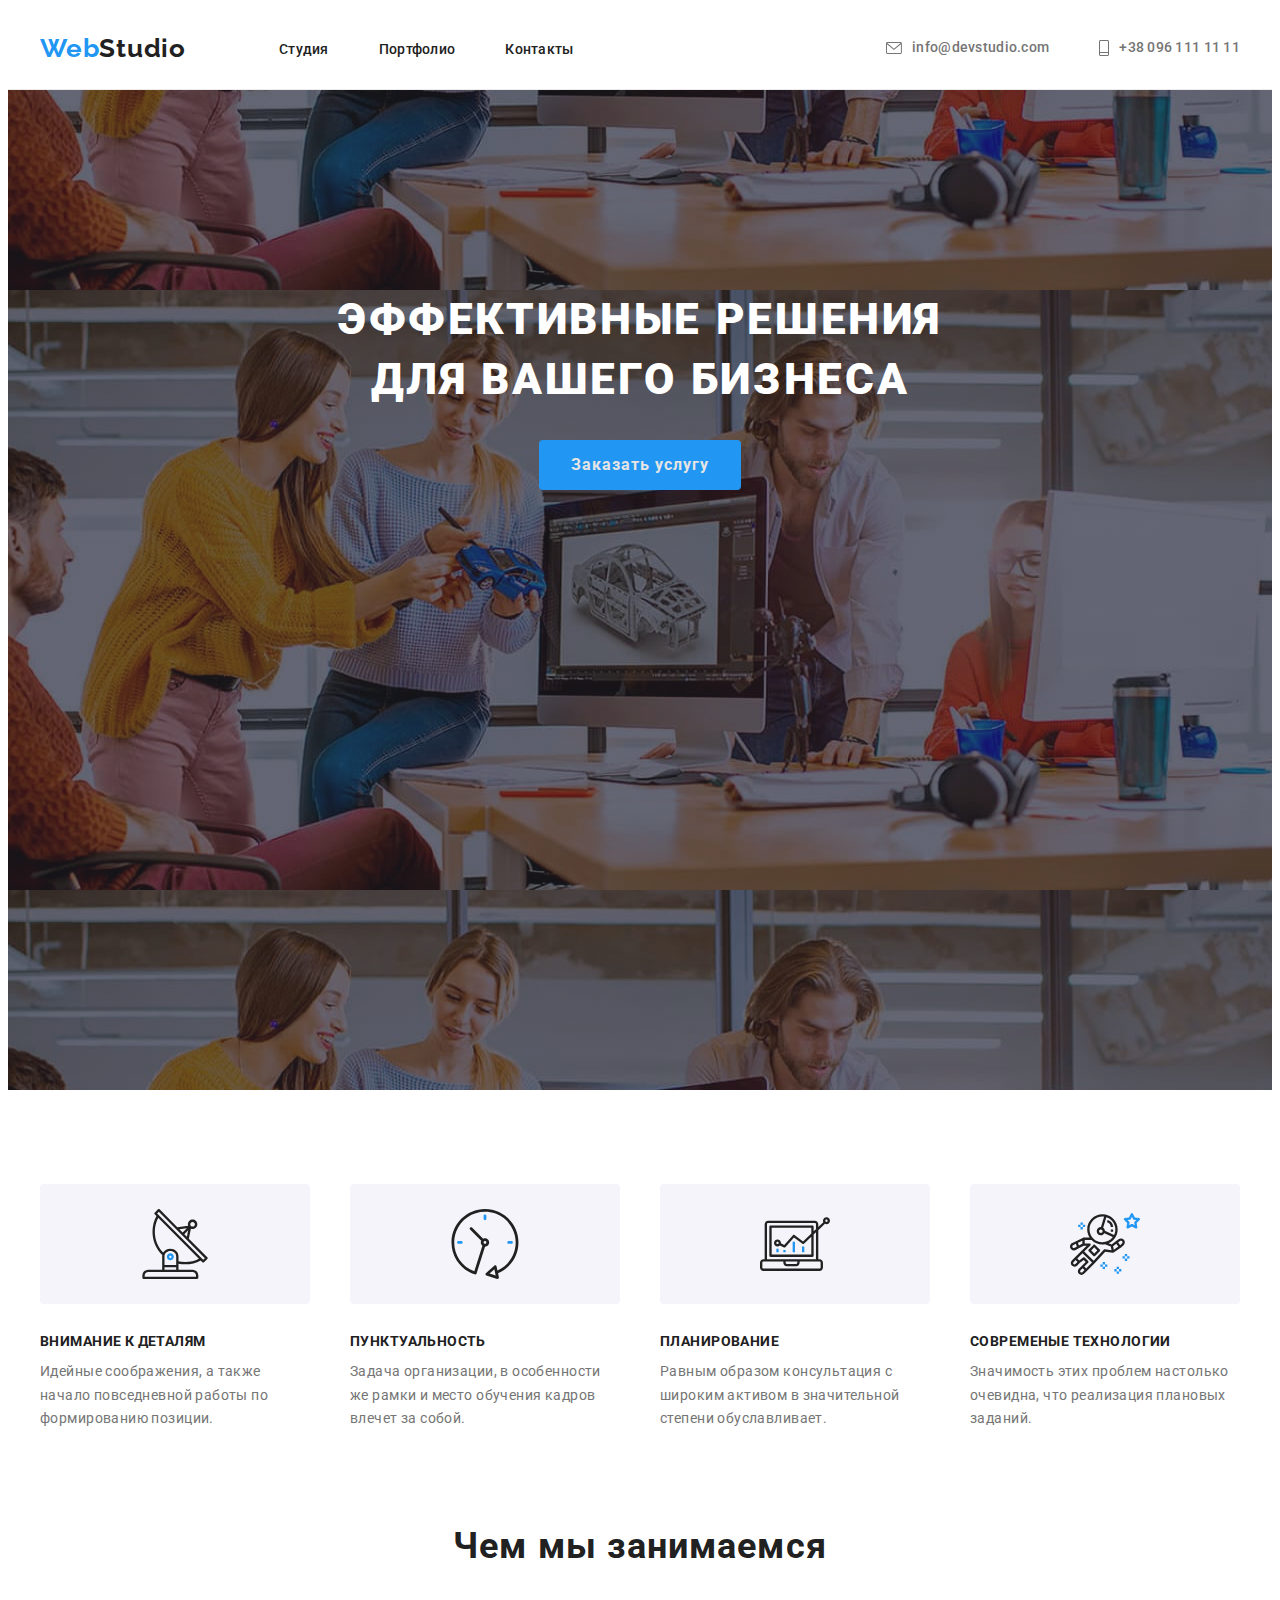
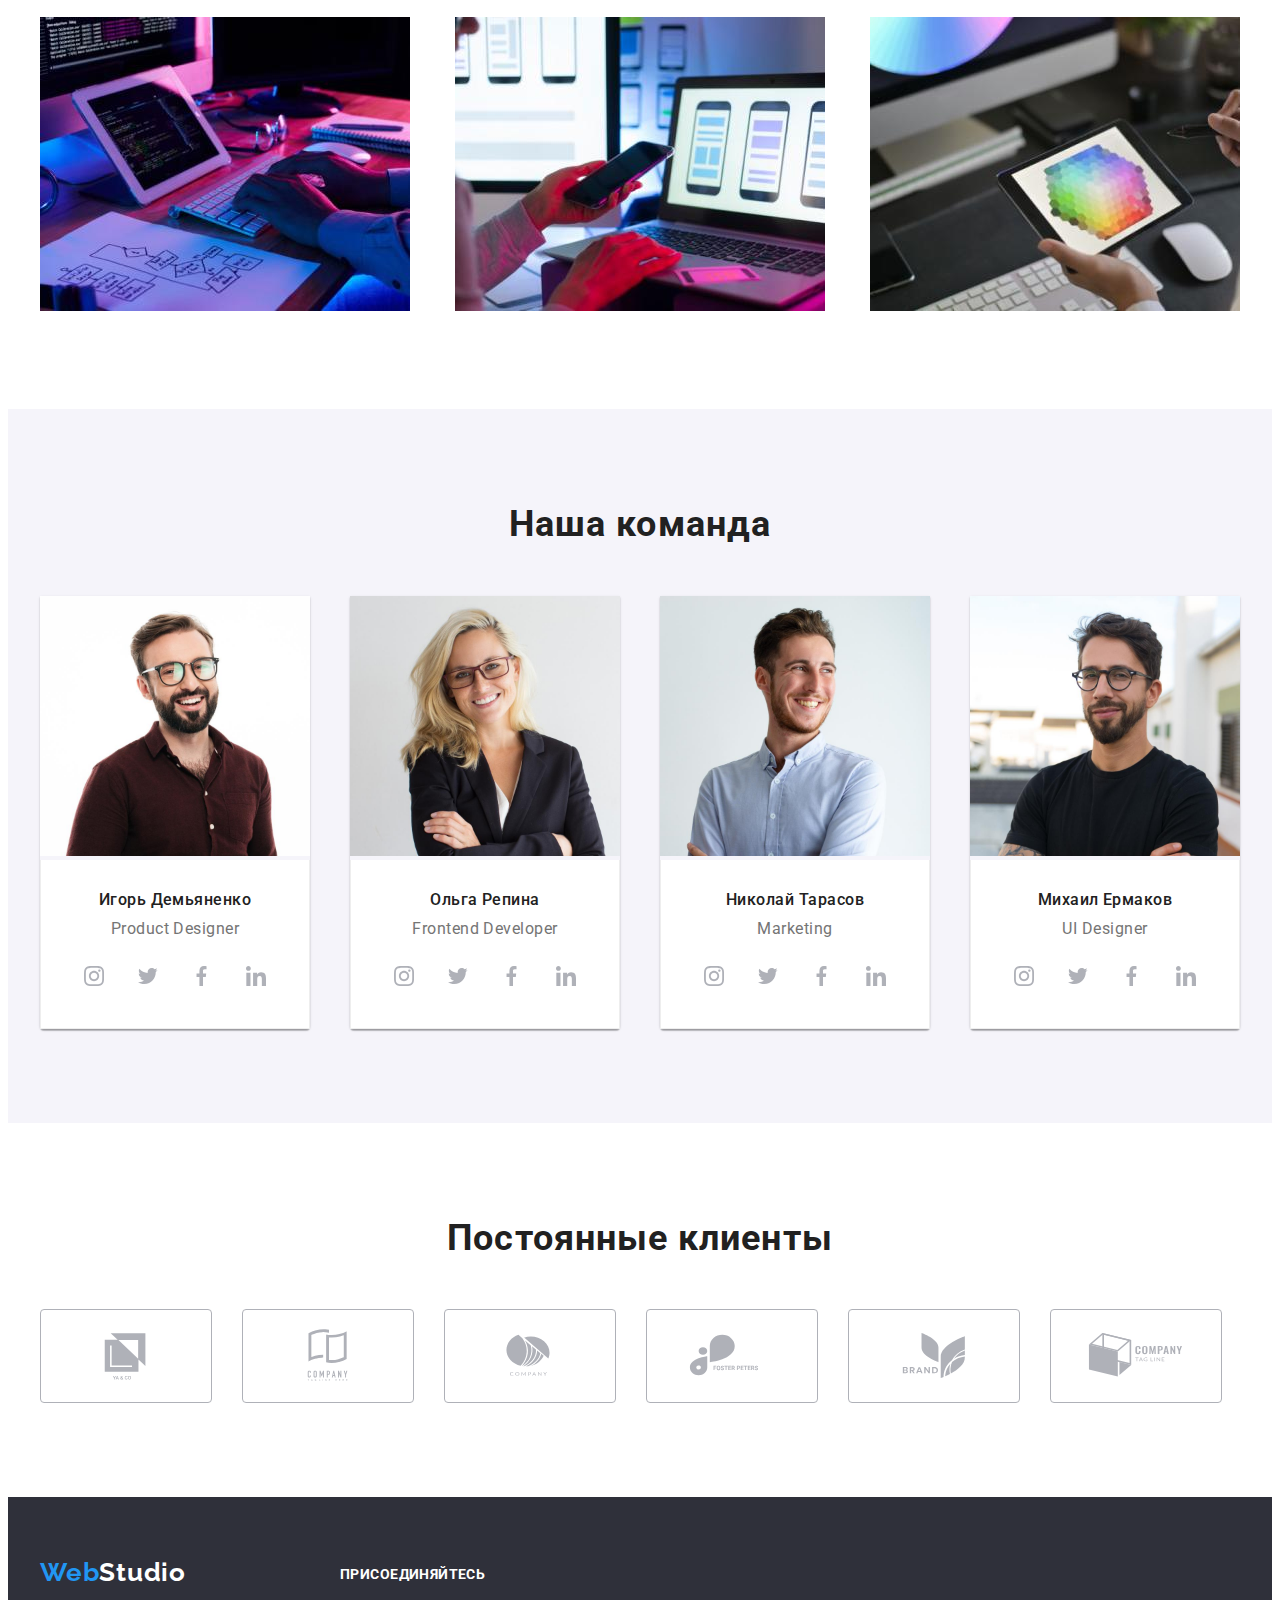
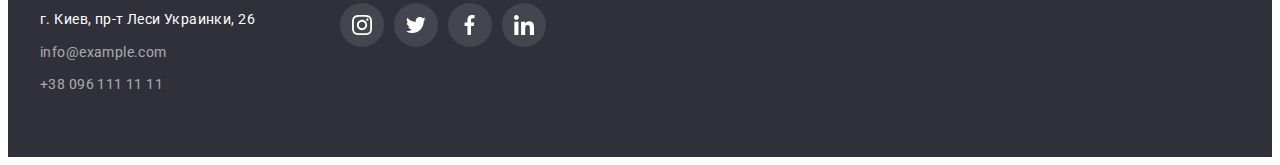
<file: index.html>
<!DOCTYPE html>
<html lang="ru">
<head>
    <meta charset="UTF-8"/>
    <meta http-equiv="X-UA-Compatible" content="IE=edge"/>
    <meta name="viewport" content="width=device-width, initial-scale=1.0"/>
    <title>Document</title>
    <link href="https://fonts.googleapis.com/css2?family=Raleway:wght@700&family=Roboto:wght@400;500;700;900&display=swap"
      rel="stylesheet">
    <link rel="stylesheet" href="https://cdnjs.cloudflare.com/ajax/libs/modern-normalize/1.1.0/modern-normalize.min.css"
      integrity="sha512-wpPYUAdjBVSE4KJnH1VR1HeZfpl1ub8YT/NKx4PuQ5NmX2tKuGu6U/JRp5y+Y8XG2tV+wKQpNHVUX03MfMFn9Q=="
      crossorigin="anonymous" referrerpolicy="no-referrer" />
    
    <link rel="stylesheet" href="./css/styles.css"/>
</head>

  <body>

    <!-----Шапка ----->

    <header class="header">
      <div class="main-nav container">
        <nav class="main-nav">
          <a href="" class="logo"><span class="logo-part">Web</span>Studio</a>
          <ul class="site-nav list">
            <li class="item"><a href="" class="link">Студия</a></li>
            <li class="item"><a href="./portfolio.html" class="link">Портфолио</a></li>
            <li class="item"><a href="" class="link">Контакты</a></li>
          </ul>
        </nav>

        <ul class="list-contacts list">

          <li class="item">
            <a href="mailto:info@devstudio.com" class="link-nav">
              <svg class="nav-icon" width="16" height="12">
                <use href="./images/symbol-defs.svg#icon-envelope"></use>
              </svg>info@devstudio.com</a>
         </li>


          <li class="item">
            <a href="tel:+380961111111" class="link-nav">
              <svg class="nav-icon" width="10" height="16">
                <use href="./images/symbol-defs.svg#icon-phone"></use>
              </svg>+38 096 111 11 11</a>
          </li>

        </ul>
      </div>
    </header>
    <main>

      <!-----Hero----->

      <section class="hero">
        <h1 class="hero-text">Эффективные решения для вашего бизнеса</h1>
        <button type="button" class="button-hero">Заказать услугу</button>
      </section>

      <!-----Секція 2 Наши преимущества ----->

      <section class="section-benefits">
        <div class="container">
        
          <h2 class="visually-hidden">Наши преимущества</h2>
          <ul class="list list-benefits">

          <li class="item">
              <div class="picture">
                <svg width="70" height="70">
                <use href="./images/symbol-defs.svg#icon-antenna">
                </use>
              </svg></div>
             <h3 class="section-title-small">ВНИМАНИЕ К ДЕТАЛЯМ</h3>
             <p class="section-text">Идейные соображения, а также начало
               повседневной работы по формированию позиции.</p>
           
          </li>

          <li class="item">
             <div class="picture">
              <svg width="70" height="70">
                <use href="./images/symbol-defs.svg#icon-clock">
                </use>
              </svg>
             </div>
             <h3 class="section-title-small">ПУНКТУАЛЬНОСТЬ</h3>
             <p class="section-text">
              Задача организации, в особенности же рамки и место обучения
               кадров влечет за собой.
            </p>
          </li>

          <li class="item">
             <div class="picture">
              <svg width="70" height="70">
                <use href="./images/symbol-defs.svg#icon-diagram">
                </use>
              </svg>
             </div>
             <h3 class="section-title-small">ПЛАНИРОВАНИЕ</h3>
             <p class="section-text">
              Равным образом консультация с широким активом в значительной
               степени обуславливает.
            </p>
          </li>

          <li class="item">
             <div class="picture">
              <svg width="70" height="70">
                <use href="./images/symbol-defs.svg#icon-astronaut">
                </use>
              </svg>
             </div>
             <h3 class="section-title-small">СОВРЕМЕНЫЕ ТЕХНОЛОГИИ</h3>
             <p class="section-text">Значимость этих проблем настолько очевидна,
               что реализация плановых заданий.</p>
          </li>

        </ul>
        </div>
      </section>

      <!-----Чем мы занимаемся----->

      <section class="section">
        <div class="container">
        <h2  class="section-title">Чем мы занимаемся</h2>
        <ul class="list list-craft">
          <li>
            <a><img src="./images/img11.jpg" alt="Рабочий стол фронтендера" width="370" /></a>
          </li>
          <li>
            <a><img src="./images/img12.jpg" alt="Телефоны на мониторе ноутбука" width="370" /></a>
          </li>
          <li>
            <a><img src="./images/img13.jpg" alt="Планшет на фоне стола" width="370" /></a>
          </li>
        </ul>
        </div>
      </section>

      <!-----Наша команда----->

      <section class="section team">
        <div class="container">
        <h2  class="section-title">Наша команда</h2>
        <ul class="list list-team">


          <li class="item-team">
            <img src="./images/img21.jpg" alt="Игорь Демьяненко" width="270" />
            <div class="wrapper">
               <h3 class="section-name">Игорь Демьяненко</h3>
               <p class="section-position">Product Designer</p>
             <ul class="list command-socials-list">


               <li class="command-socials-item">
                 <a href="" class="command-socials-link">
                  <svg class="command-socials-icon">
                    <use href="./images/symbol-defs.svg#icon-instagram">
                    </use>
                  </svg>
                 </a>
               </li>

              <li class="command-socials-item">
                <a href="" class="command-socials-link">
                  <svg class="command-socials-icon">
                    <use href="./images/symbol-defs.svg#icon-bird">
                    </use>
                  </svg>
                 
                </a>
              </li>

              <li class="command-socials-item">
                <a href="" class="command-socials-link">
                  <svg class="command-socials-icon">
                    <use href="./images/symbol-defs.svg#icon-facebook">
                    </use>
                  </svg>
                </a>
              </li>

              <li class="command-socials-item">
                <a href="" class="command-socials-link">
                  <svg class="command-socials-icon">
                    <use href="./images/symbol-defs.svg#icon-linkedin">
                    </use>
                  </svg>
                </a>
              </li>
             </ul>  
            </div>
          </li>
           

          <li class="item-team">
            <img src="./images/img22.jpg" alt="Ольга Репина" width="270" />
            <div class="wrapper">
              <h3 class="section-name">Ольга Репина</h3>
              <p class="section-position">Frontend Developer</p>

              <ul class="list command-socials-list">
              
              
                <li class="command-socials-item">
                  <a href="" class="command-socials-link">
                    <svg class="command-socials-icon">
                      <use href="./images/symbol-defs.svg#icon-instagram">
                      </use>
                    </svg>
                  </a>
                </li>
              
                <li class="command-socials-item">
                  <a href="" class="command-socials-link">
                    <svg class="command-socials-icon">
                      <use href="./images/symbol-defs.svg#icon-bird">
                      </use>
                    </svg>
              
                  </a>
                </li>
              
                <li class="command-socials-item">
                  <a href="" class="command-socials-link">
                    <svg class="command-socials-icon">
                      <use href="./images/symbol-defs.svg#icon-facebook">
                      </use>
                    </svg>
                  </a>
                </li>
              
                <li class="command-socials-item">
                  <a href="" class="command-socials-link">
                    <svg class="command-socials-icon">
                      <use href="./images/symbol-defs.svg#icon-linkedin">
                      </use>
                    </svg>
                  </a>
                </li>
              </ul>
            </div>
          </li>


          <li class="item-team">
            <img src="./images/img23.jpg" alt="Николай Тарасов" width="270" />
            <div class="wrapper">
              <h3 class="section-name">Николай Тарасов</h3>
              <p class="section-position">Marketing</p>

              <ul class="list command-socials-list">
              
              
                <li class="command-socials-item">
                  <a href="" class="command-socials-link">
                    <svg class="command-socials-icon">
                      <use href="./images/symbol-defs.svg#icon-instagram">
                      </use>
                    </svg>
                  </a>
                </li>
              
                <li class="command-socials-item">
                  <a href="" class="command-socials-link">
                    <svg class="command-socials-icon">
                      <use href="./images/symbol-defs.svg#icon-bird">
                      </use>
                    </svg>
              
                  </a>
                </li>
              
                <li class="command-socials-item">
                  <a href="" class="command-socials-link">
                    <svg class="command-socials-icon">
                      <use href="./images/symbol-defs.svg#icon-facebook">
                      </use>
                    </svg>
                  </a>
                </li>
              
                <li class="command-socials-item">
                  <a href="" class="command-socials-link">
                    <svg class="command-socials-icon">
                      <use href="./images/symbol-defs.svg#icon-linkedin">
                      </use>
                    </svg>
                  </a>
                </li>
              </ul>
            </div>
          </li>


          <li class="item-team">
            <img src="./images/img24.jpg" alt="Михаил Ермаков" width="270" />
            <div class="wrapper">
              <h3 class="section-name">Михаил Ермаков</h3>
              <p class="section-position">UI Designer</p>

              <ul class="list command-socials-list">
              
              
                <li class="command-socials-item">
                  <a href="" class="command-socials-link">
                    <svg class="command-socials-icon">
                      <use href="./images/symbol-defs.svg#icon-instagram">
                      </use>
                    </svg>
                  </a>
                </li>
              
                <li class="command-socials-item">
                  <a href="" class="command-socials-link">
                    <svg class="command-socials-icon">
                      <use href="./images/symbol-defs.svg#icon-bird">
                      </use>
                    </svg>
              
                  </a>
                </li>
              
                <li class="command-socials-item">
                  <a href="" class="command-socials-link">
                    <svg class="command-socials-icon">
                      <use href="./images/symbol-defs.svg#icon-facebook">
                      </use>
                    </svg>
                  </a>
                </li>
              
                <li class="command-socials-item">
                  <a href="" class="command-socials-link">
                    <svg class="command-socials-icon">
                      <use href="./images/symbol-defs.svg#icon-linkedin">
                      </use>
                    </svg>
                  </a>
                </li>
              </ul>
            </div>
          </li>


        </ul>
        </div>
      </section>

          <!-----Постоянные клиенты----->

      <section class="section">
        <div class="container">
          <h2 class="section-title">Постоянные клиенты</h2>
          <ul class="list client">

          <li class="client-list">
            <a href="" class="client-icon"><svg width="106" height="60">
                <use href="./images/symbol-defs.svg#icon-logo-comp1">
                </use>
              </svg></a>
          </li>
          
          
          <li class="client-list">
            <a href="" class="client-icon"><svg width="106" height="60">
                <use href="./images/symbol-defs.svg#icon-logo-comp2">
                </use>
              </svg></a>
          </li>
          
          <li class="client-list">
            <a href="" class="client-icon"><svg width="106" height="60">
                <use href="./images/symbol-defs.svg#icon-logo-comp3">
                </use>
              </svg></a>
          </li>
          
          <li class="client-list">
            <a href="" class="client-icon"><svg width="106" height="60">
                <use href="./images/symbol-defs.svg#icon-logo-comp4">
                </use>
              </svg></a>
          </li>
          
          <li class="client-list">
            <a href="" class="client-icon"><svg width="106" height="60">
                <use href="./images/symbol-defs.svg#icon-logo-comp5">
                </use>
              </svg></a>
          </li>
          
          <li class="client-list">
            <a href="" class="client-icon"><svg width="106" height="60">
                <use href="./images/symbol-defs.svg#icon-logo-comp6">
                </use>
              </svg></a>
          </li>

                   
          </ul>
        </div>
      </section>
    </main>
    <!--Футер-->
    <footer class="footer">
      <div class="container">
        <div class="footer-box-big">
         <div>
         <a href="" class="logo logo-footer"><span class="logo-part">Web</span>Studio</a>
           <address>
            <ul class="list">
               <li class="item-footer"><a href="" class="list-footer">г. Киев, пр-т Леси Украинки, 26</a></li>
               <li class="item-footer-nav"><a href="mailto:info@example.com" class="list-footer-nav">info@example.com</a></li>
               <li><a href="tel:+380961111111" class="list-footer-nav">+38 096 111 11 11</a></li>
            </ul>
          </address>
         </div>
         <div class="footer-box-small"> 
          <h3 class="title-footer">ПРИСОЕДИНЯЙТЕСЬ</h3>

           <ul class="list footer-socials-list">
          
          
            <li class="footer-socials-item">
              <a href="" class="footer-socials-link">
                <svg class="footer-socials-icon">
                  <use href="./images/symbol-defs.svg#icon-instagram">
                  </use>
                </svg>
              </a>
            </li>
          
            <li class="footer-socials-item">
              <a href="" class="footer-socials-link">
                <svg class="footer-socials-icon">
                  <use href="./images/symbol-defs.svg#icon-bird">
                  </use>
                </svg>
          
              </a>
            </li>
          
            <li class="footer-socials-item">
              <a href="" class="footer-socials-link">
                <svg class="footer-socials-icon">
                  <use href="./images/symbol-defs.svg#icon-facebook">
                  </use>
                </svg>
              </a>
            </li>
          
            <li class="footer-socials-item">
              <a href="" class="footer-socials-link">
                <svg class="footer-socials-icon">
                  <use href="./images/symbol-defs.svg#icon-linkedin">
                  </use>
                </svg>
              </a>
            </li>
          </ul>

         </div>
        </div>
      </div>
    </footer>
  </body>
</html>
</file>
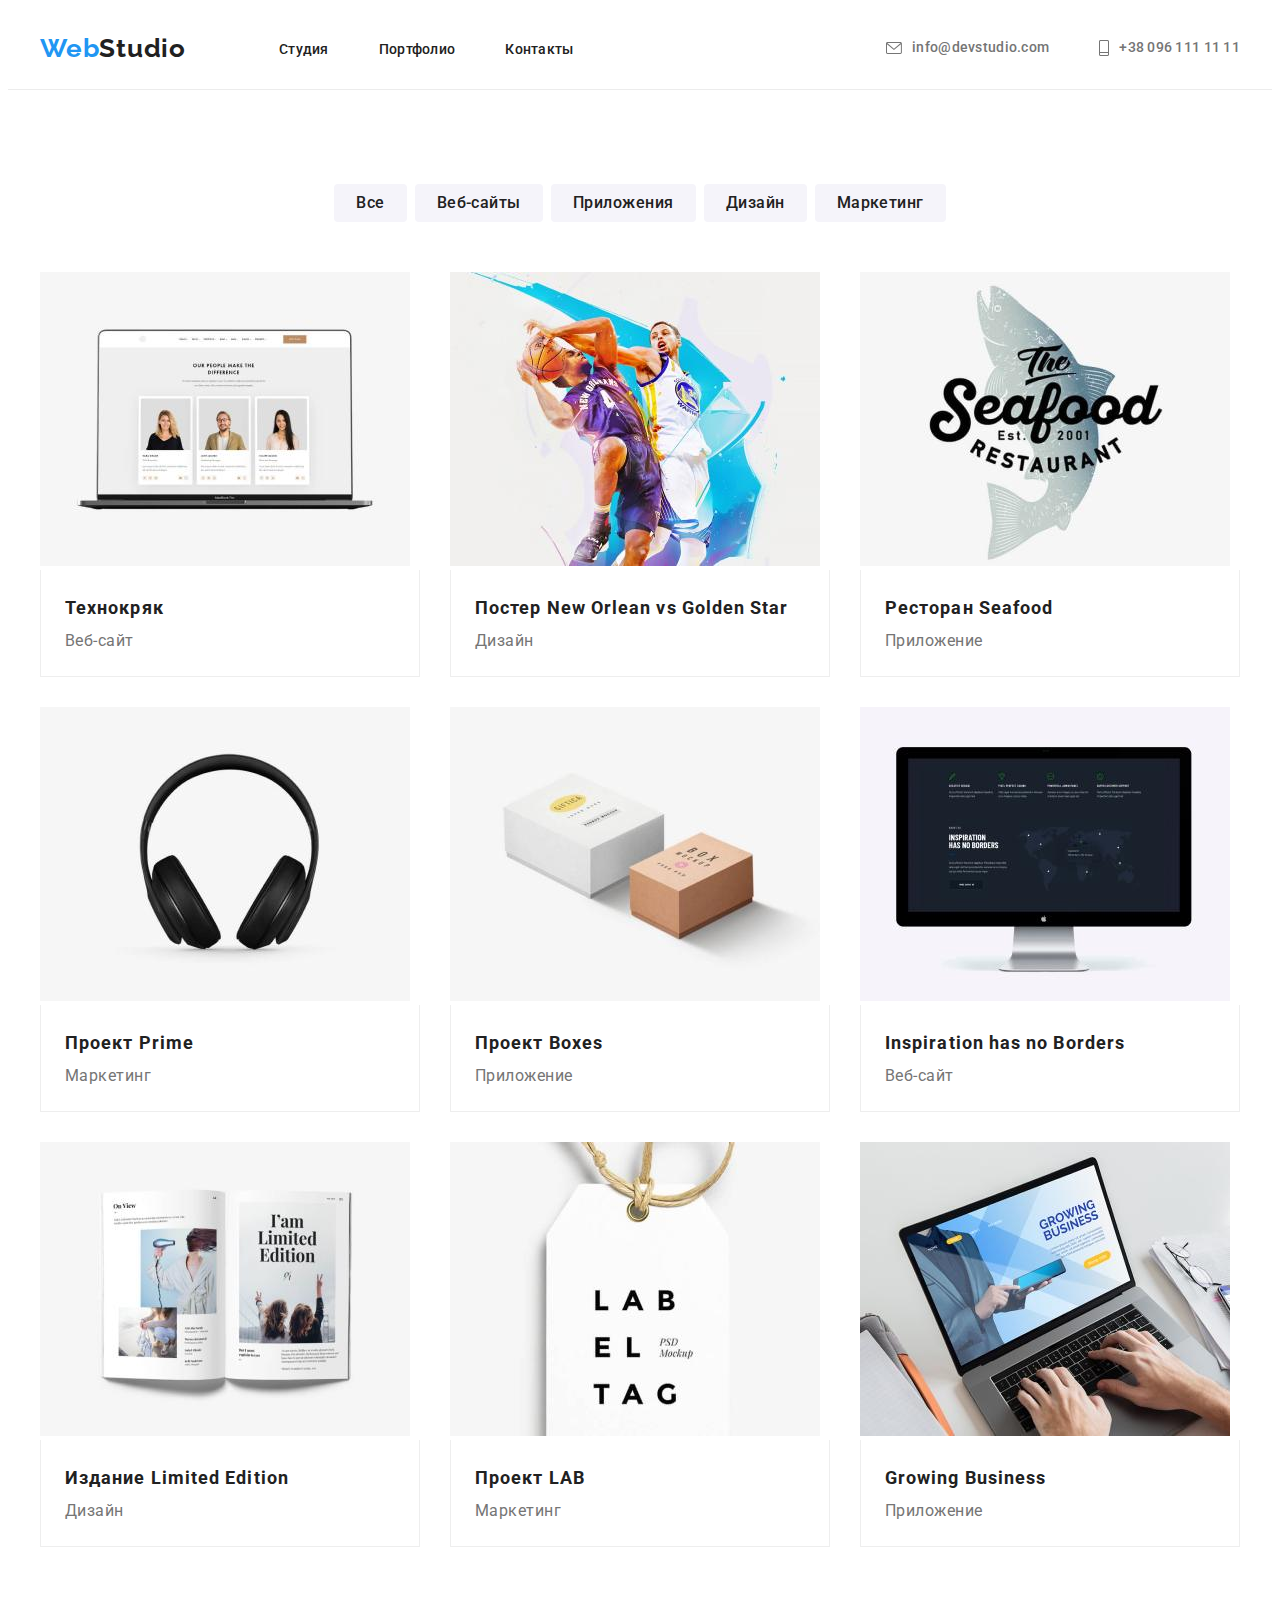
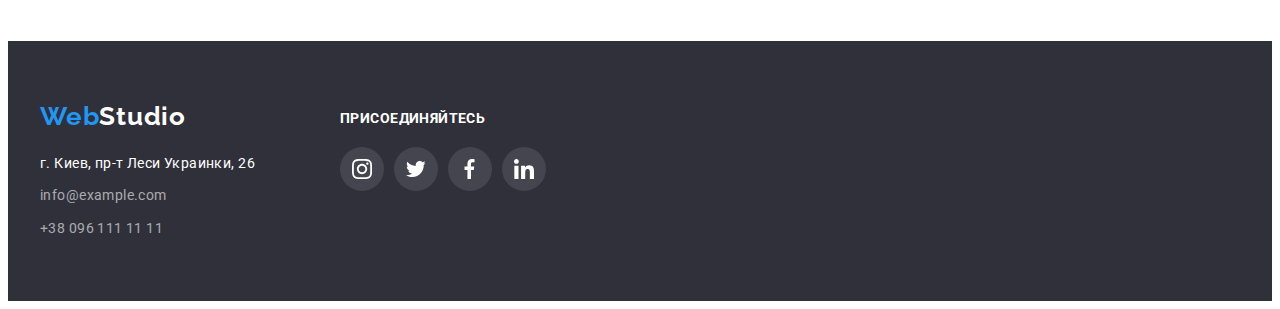
<file: portfolio.html>
<!DOCTYPE html>
<html lang="ru">
<head>
    <meta charset="UTF-8"/>
    <meta http-equiv="X-UA-Compatible" content="IE=edge"/>
    <meta name="viewport" content="width=device-width, initial-scale=1.0">
    <title>Document</title>
    <link href="https://fonts.googleapis.com/css2?family=Raleway:wght@700&family=Roboto:wght@400;500;700;900&display=swap"
        rel="stylesheet">
    <link rel="stylesheet" href="https://cdnjs.cloudflare.com/ajax/libs/modern-normalize/1.1.0/modern-normalize.min.css"
        integrity="sha512-wpPYUAdjBVSE4KJnH1VR1HeZfpl1ub8YT/NKx4PuQ5NmX2tKuGu6U/JRp5y+Y8XG2tV+wKQpNHVUX03MfMFn9Q=="
        crossorigin="anonymous" referrerpolicy="no-referrer" />

    <link rel="stylesheet" href="./css/styles.css"/>
</head>

<body> 
    <!--Шапка -->
    <header class="header">
        <div class="main-nav container">
            <nav class="main-nav">
                <a href="" class="logo"><span class="logo-part">Web</span>Studio</a>
                <ul class="site-nav list">
                    <li class="item"><a href="./index.html" class="link">Студия</a></li>
                    <li class="item"><a href="" class="link">Портфолио</a></li>
                    <li class="item"><a href="" class="link">Контакты</a></li>
                </ul>
            </nav>

          <ul class="list-contacts list">
          
            <li class="item">
              <a href="mailto:info@devstudio.com" class="link-nav">
                <svg class="nav-icon" width="16" height="12">
                  <use href="./images/symbol-defs.svg#icon-envelope"></use>
                </svg>info@devstudio.com</a>
            </li>
          
          
            <li class="item">
              <a href="tel:+380961111111" class="link-nav">
                <svg class="nav-icon" width="10" height="16">
                  <use href="./images/symbol-defs.svg#icon-phone"></use>
                </svg>+38 096 111 11 11</a>
            </li>
          
          </ul>

        </div>

    </header>
    <!--Основна секція-->
 <main>
   
   <section class="section">

    <div class="container">
     
     <h1 class="visually-hidden">Портфолио</h1>
        <ul class="list-button list">
          <li class="btn-item"><button type="button" class="button-item">Все</button></li>
          <li class="btn-item"><button type="button" class="button-item">Веб-сайты</button></li>
          <li class="btn-item"><button type="button" class="button-item">Приложения</button></li>
          <li class="btn-item"><button type="button" class="button-item">Дизайн</button></li>
          <li class="btn-item"><button type="button" class="button-item">Маркетинг</button></li>
        </ul>
    </div>
      <div class="container">
       <ul class="list flex-container">

            <li class="list-gallery">
              <a class="pic"><img src="./images/img31.jpg" alt="Фото людей в компьютере" width="370">
            <div class="holder">
              <h2 class="list-title">Технокряк</h2>
              <p class="text-portfolio">Веб-сайт</p></a>
             </div>
           </li>


          <li class="list-gallery">
              <a class="pic"><img src="./images/img32.jpg" alt="Баскетболисты" width="370">
            <div class="holder">
              <h2 class="list-title">Постер New Orlean vs Golden Star</h2>
              <p class="text-portfolio">Дизайн</p></a>
            </div>
          </li>


          <li class="list-gallery">
              <a class="pic"><img src="./images/img33.jpg" alt="Логотип ресторана" width="370">
            <div class="holder">
              <h2 class="list-title">Ресторан Seafood</h2>
              <p class="text-portfolio">Приложение</p></a>
            </div>
         </li> 


          <li class="list-gallery">
              <a class="pic"><img src="./images/img34.jpg" alt="Наушники" width="370">
             <div class="holder">
              <h2 class="list-title">Проект Prime</h2>
              <p class="text-portfolio">Маркетинг</p></a>
             </div>
          </li>


          <li class="list-gallery">
              <a class="pic"><img src="./images/img35.jpg" alt="Две коробочки" width="370">
             <div class="holder">
               <h2 class="list-title">Проект Boxes</h2>
               <p class="text-portfolio">Приложение</p></a>
             </div>
          </li>


           <li class="list-gallery">
               <a class="pic"><img src="./images/img36.jpg" alt="Монитор" width="370">
             <div class="holder">
              <h2 class="list-title">Inspiration has no Borders</h2>
              <p class="text-portfolio">Веб-сайт</p></a>
             </div>
           </li>


           <li class="list-gallery">
              <a class="pic"><img src="./images/img37.jpg" alt="Открытая книга" width="370">
              <div class="holder">
               <h2 class="list-title">Издание Limited Edition</h2>
               <p class="text-portfolio">Дизайн</p></a>
             </div>
            </li>


            <li class="list-gallery">
              <a class="pic"><img src="./images/img38.jpg" alt="Бирка" width="370">
             <div class="holder">
               <h2 class="list-title">Проект LAB</h2>
               <p class="text-portfolio">Маркетинг</p></a>
             </div>
             </li>


            <li class="list-gallery">
              <a class="pic"><img src="./images/img39.jpg" alt="Руки на клавишах ноутбука" width="370">
             <div class="holder">
               <h2 class="list-title">Growing Business</h2>
               <p class="text-portfolio">Приложение</p></a>
            </div>
            </li>
       </ul>
      </div>
    
   </section>
 </main>
    <!--Футер-->
    <footer class="footer">
      <div class="container">
        <div class="footer-box-big">
          <div>
            <a href="" class="logo logo-footer"><span class="logo-part">Web</span>Studio</a>
            <address>
              <ul class="list">
                <li class="item-footer"><a href="" class="list-footer">г. Киев, пр-т Леси Украинки, 26</a></li>
                <li class="item-footer-nav"><a href="mailto:info@example.com" class="list-footer-nav">info@example.com</a>
                </li>
                <li><a href="tel:+380961111111" class="list-footer-nav">+38 096 111 11 11</a></li>
              </ul>
            </address>
          </div>
          <div class="footer-box-small">
            <h3 class="title-footer">ПРИСОЕДИНЯЙТЕСЬ</h3>
    
            <ul class="list footer-socials-list">
    
    
              <li class="footer-socials-item">
                <a href="" class="footer-socials-link">
                  <svg class="footer-socials-icon">
                    <use href="./images/symbol-defs.svg#icon-instagram">
                    </use>
                  </svg>
                </a>
              </li>
    
              <li class="footer-socials-item">
                <a href="" class="footer-socials-link">
                  <svg class="footer-socials-icon">
                    <use href="./images/symbol-defs.svg#icon-bird">
                    </use>
                  </svg>
    
                </a>
              </li>
    
              <li class="footer-socials-item">
                <a href="" class="footer-socials-link">
                  <svg class="footer-socials-icon">
                    <use href="./images/symbol-defs.svg#icon-facebook">
                    </use>
                  </svg>
                </a>
              </li>
    
              <li class="footer-socials-item">
                <a href="" class="footer-socials-link">
                  <svg class="footer-socials-icon">
                    <use href="./images/symbol-defs.svg#icon-linkedin">
                    </use>
                  </svg>
                </a>
              </li>
            </ul>
    
          </div>
        </div>
      </div>
    </footer>
</body>
</html>
</file>
<file: css/styles.css>
:root {
  --primery-text-color: #757575;
  --title-text-color: #212121;
  --accent-color: #2196f3;
}

body {
  color: var(--primery-text-color);

  font-family: Roboto, sant-serif;
}

h1,
h2,
h3,
h4,
h5,
h6,
p,
ul {
  margin-top: 0px;
  margin-bottom: 0px;
}

.list {
  list-style: none;
  margin: 0;
  padding: 0;
}

.section {
  padding-bottom: 94px;
  padding-top: 94px;
}
/* -------------HEADER --------- */

.header {
  padding-top: 25px;
  padding-bottom: 25px;
  border-bottom: 1px solid #ececec;
}

.logo {
  color: var(--title-text-color);
  font-family: Raleway;
  font-style: normal;
  font-weight: bold;
  font-size: 26px;
  line-height: 1.19;
  letter-spacing: 0.03em;
  text-decoration: none;
}

.logo-part {
  color: var(--accent-color);
}

/* -------------MAIN_NAV---------- */

.main-nav {
  display: flex;
  align-items: center;
}

/* site nav */

.site-nav {
  display: flex;
  margin-left: 93px;
}

.site-nav .item:not(:last-child) {
  margin-right: 50px;
}

.item {
}

.site-nav .link {
  color: var(--title-text-color);
}

.link:hover,
.link:focus {
  color: var(--accent-color);
}

.link {
  color: var(--title-text-color);
  font-weight: 500;
  font-size: 14px;
  line-height: 1.14;
  letter-spacing: 0.02em;
  text-decoration: none;
}

/* ----------LIST NAV------- */

.link-nav {
  display: flex;
  align-items: center;
}

.link-nav:hover,
.link-nav:focus {
  color: var(--accent-color);
  fill: var(--accent-color);
  cursor: pointer;
}

.list-contacts {
  display: flex;
  margin-left: auto;
}

.list-contacts .item:not(:last-child) {
  margin-right: 50px;
}

.nav-icon {
  fill: currentColor;
  margin-right: 10px;
}

.link-nav {
  color: var(--primery-text-color);

  font-weight: 500;
  font-size: 14px;
  line-height: 1.14;
  letter-spacing: 0.02em;
  text-decoration: none;
}

.container {
  width: 1200px;
  padding-left: 15px;
  padding-right: 15px;
  margin-left: auto;
  margin-right: auto;
}

/* ---------------HERO----------- */
.visually-hidden {
  position: absolute;
  white-space: nowrap;
  width: 1px;
  height: 1px;
  overflow: hidden;
  border: 0;
  padding: 0;
  clip: rect(0 0 0 0);
  clip-path: inset(50%);
  margin: -1px;
}

.hero {
  max-width: 1600px;
  height: 600px;
  text-align: center;
  padding-top: 200px;
  padding-bottom: 200px;
  margin-left: auto;
  margin-right: auto;
  background-position: center;

  background-image: linear-gradient(to right, rgba(47, 48, 58, 0.4), rgba(47, 48, 58, 0.4)),
    url('../images/hero.jpg');
  background-color: gray;
}

.hero-text {
  color: #ffffff;

  font-style: normal;
  font-weight: 900;
  font-size: 44px;
  line-height: 1.36;
  max-width: 696px;

  letter-spacing: 0.06em;
  text-transform: uppercase;
  margin-bottom: 30px;
  margin-top: 0px;
  margin-left: auto;
  margin-right: auto;
}

button {
  display: inline-block;
  border: 1px transparent;
  font-family: inherit;
  border-radius: 4px;
}

.button-hero {
  background-color: var(--accent-color);
  color: #e5e5e5;
  font-weight: 700;
  font-size: 16px;
  line-height: 1.87;
  letter-spacing: 0.06em;
  padding: 10px 32px;
}

.button-item:hover,
.button-item:focus {
  background-color: var(--accent-color);
  color: #e5e5e5;
  cursor: pointer;

  font-weight: 500;
  font-size: 16px;
  line-height: 1.62;
  letter-spacing: 0.03em;
  box-shadow: 0px 3px 1px rgba(0, 0, 0, 0.1), 0px 1px 2px rgba(0, 0, 0, 0.08),
    0px 2px 2px rgba(0, 0, 0, 0.12);
}

.button-item {
  background-color: #f5f4fa;
  color: var(--title-text-color);
  font-weight: 500;
  font-size: 16px;
  line-height: 1.62;
  letter-spacing: 0.03em;
  padding: 6px 22px;
}

/* --------Наши преимущества----- */

.section-benefits {
  padding-top: 94px;
}

.list-benefits {
  display: flex;
  justify-content: space-between;
}

.list-benefits .item {
  width: 270px;
}

.picture {
  width: 270px;
  height: 120px;
  background-color: #f5f4fa;
  border-radius: 4px;
  margin-bottom: 30px;

  display: flex;
  align-items: center;
  justify-content: center;
}

.section-title-small {
  color: var(--title-text-color);

  margin-bottom: 10px;
  margin-top: 0px;

  font-style: normal;
  font-weight: 700;
  font-size: 14px;
  line-height: 1.14;
  letter-spacing: 0.03em;
}

.section-text {
  margin-bottom: 0px;
  margin-top: 0px;
  font-size: 14px;
  line-height: 1.7;
  letter-spacing: 0.03em;
}

/*------Чем мы занимаемся---- */

.list-craft {
  display: flex;
  justify-content: space-between;
}

/*------- Наша команда------- */

.team {
  background-color: #f5f4fa;
}

.item-team {
  box-shadow: 0px 1px 3px rgba(0, 0, 0, 0.12), 0px 1px 1px rgba(0, 0, 0, 0.14),
    0px 2px 1px rgba(0, 0, 0, 0.2);
  border-radius: 0px 0px 4px 4px;
}

.wrapper {
  border: 1px solid #eeeeee;
  border-top: none;
  padding-top: 30px;
  padding-bottom: 30px;
  background-color: #ffffff;
}

.list-team {
  display: flex;
  justify-content: space-between;
  text-align: center;
}

.section-name {
  color: var(--title-text-color);
  font-weight: 500;
  font-size: 16px;
  line-height: 1.19;
  letter-spacing: 0.03em;
}

.section-position {
  font-size: 16px;
  line-height: 1.19;
  letter-spacing: 0.03em;
  margin-top: 10px;
  margin-bottom: 16px;
}

.list-title {
  color: var(--title-text-color);

  font-weight: 700;
  font-size: 18px;
  line-height: 2;
  letter-spacing: 0.06em;
}

.command-socials-list {
  display: flex;
  justify-content: center;
}

.command-socials-item {
  width: 44px;
  height: 44px;
}

.command-socials-item + .command-socials-item {
  margin-left: 10px;
}

.command-socials-link {
  width: 100%;
  height: 100%;

  background-color: #ffffff;
  border-radius: 50%;
  display: flex;
  justify-content: center;
  align-items: center;
  color: #afb1b8;
}

.command-socials-link:hover,
.command-socials-link:focus {
  background-color: var(--accent-color);
  color: #ffffff;
  cursor: pointer;
}

.command-socials-icon {
  width: 20px;
  height: 20px;
  fill: currentColor;
}

/*----- Постоянные клиенты------- */

.client {
  display: flex;
}

.client-list:not(:last-child) {
  margin-right: 30px;
}

.client-list {
  display: flex;
}

.client-icon {
  fill: #afb1b8;
  width: 170px;
  height: 92px;
  border: 1px solid #afb1b8;
  border-radius: 4px;

  display: flex;
  align-items: center;
  justify-content: center;
}

.client-icon:hover,
.client-icon:focus {
  fill: var(--accent-color);
  border: 1px solid var(--accent-color);
  cursor: pointer;
}

.section-title {
  color: var(--title-text-color);

  margin-bottom: 50px;
  margin-top: 0px;

  font-weight: 700;
  font-size: 36px;
  line-height: 1.17;
  text-align: center;
  letter-spacing: 0.03em;
}
/* -------------PORTFOLIO------ */

.list-button {
  display: flex;
  padding-bottom: 50px;

  justify-content: center;
}

.btn-item:not(:last-child) {
  margin-right: 8px;
}

.text-portfolio {
  font-size: 16px;
  line-height: 1.87;
  letter-spacing: 0.03em;
}

.flex-container {
  display: flex;
  flex-wrap: wrap;
  margin-left: -30px;
  margin-top: -30px;
}

.flex-container > .list-gallery {
  flex-basis: calc(100% / 3 - 30px);
  margin-left: 30px;
  margin-top: 30px;
}

.list-gallery:hover {
  box-shadow: 0px 1px 1px rgba(0, 0, 0, 0.12), 0px 4px 4px rgba(0, 0, 0, 0.06),
    1px 4px 6px rgba(0, 0, 0, 0.16);
}

.pic {
  display: block;
}

.holder {
  border: 1px solid #eeeeee;
  border-top: none;
  padding-top: 20px;
  padding-bottom: 20px;
  padding-left: 24px;
}
/* ---------------FOOTER--------- */

.footer {
  background-color: #2f303a;
  padding-top: 60px;
  padding-bottom: 60px;
}

.list-footer:hover,
.list-footer:focus {
  color: var(--accent-color);
}

.list-footer {
  color: #ffffff;
  text-decoration: none;
  font-style: normal;
  font-size: 14px;
  line-height: 1.71;
  letter-spacing: 0.03em;
}

.list-footer-nav:hover,
.list-footer-nav:focus {
  color: var(--accent-color);
}

.list-footer-nav {
  color: rgba(255, 255, 255, 0.6);
  text-decoration: none;
  font-style: normal;
  font-size: 14px;
  line-height: 1.71;
  letter-spacing: 0.03em;
}

.item-footer {
  margin-top: 20px;
  margin-bottom: 9px;
}

.item-footer-nav {
  margin-bottom: 9px;
}

.logo-footer {
  color: #ffffff;
}

.title-footer {
  color: #ffffff;
  font-style: normal;
  font-weight: 700;
  font-size: 14px;
  line-height: 1.14;
  letter-spacing: 0.03em;
  margin-bottom: 20px;
}

.footer-socials-list {
  display: flex;
}

.footer-socials-item {
  width: 44px;
  height: 44px;
}

.footer-socials-item + .footer-socials-item {
  margin-left: 10px;
}

.footer-socials-link {
  width: 100%;
  height: 100%;

  background-color: rgba(255, 255, 255, 0.1);
  border-radius: 50%;
  display: flex;
  justify-content: center;
  align-items: center;
  color: #afb1b8;
}

.footer-socials-link:hover,
.footer-socials-link:focus {
  background-color: var(--accent-color);
}

.footer-socials-icon {
  width: 20px;
  height: 20px;
  fill: #ffffff;
}

.footer-box-big {
  display: flex;
}

.footer-box-small {
  margin-top: 10px;
  margin-left: 85px;
}
</file>
